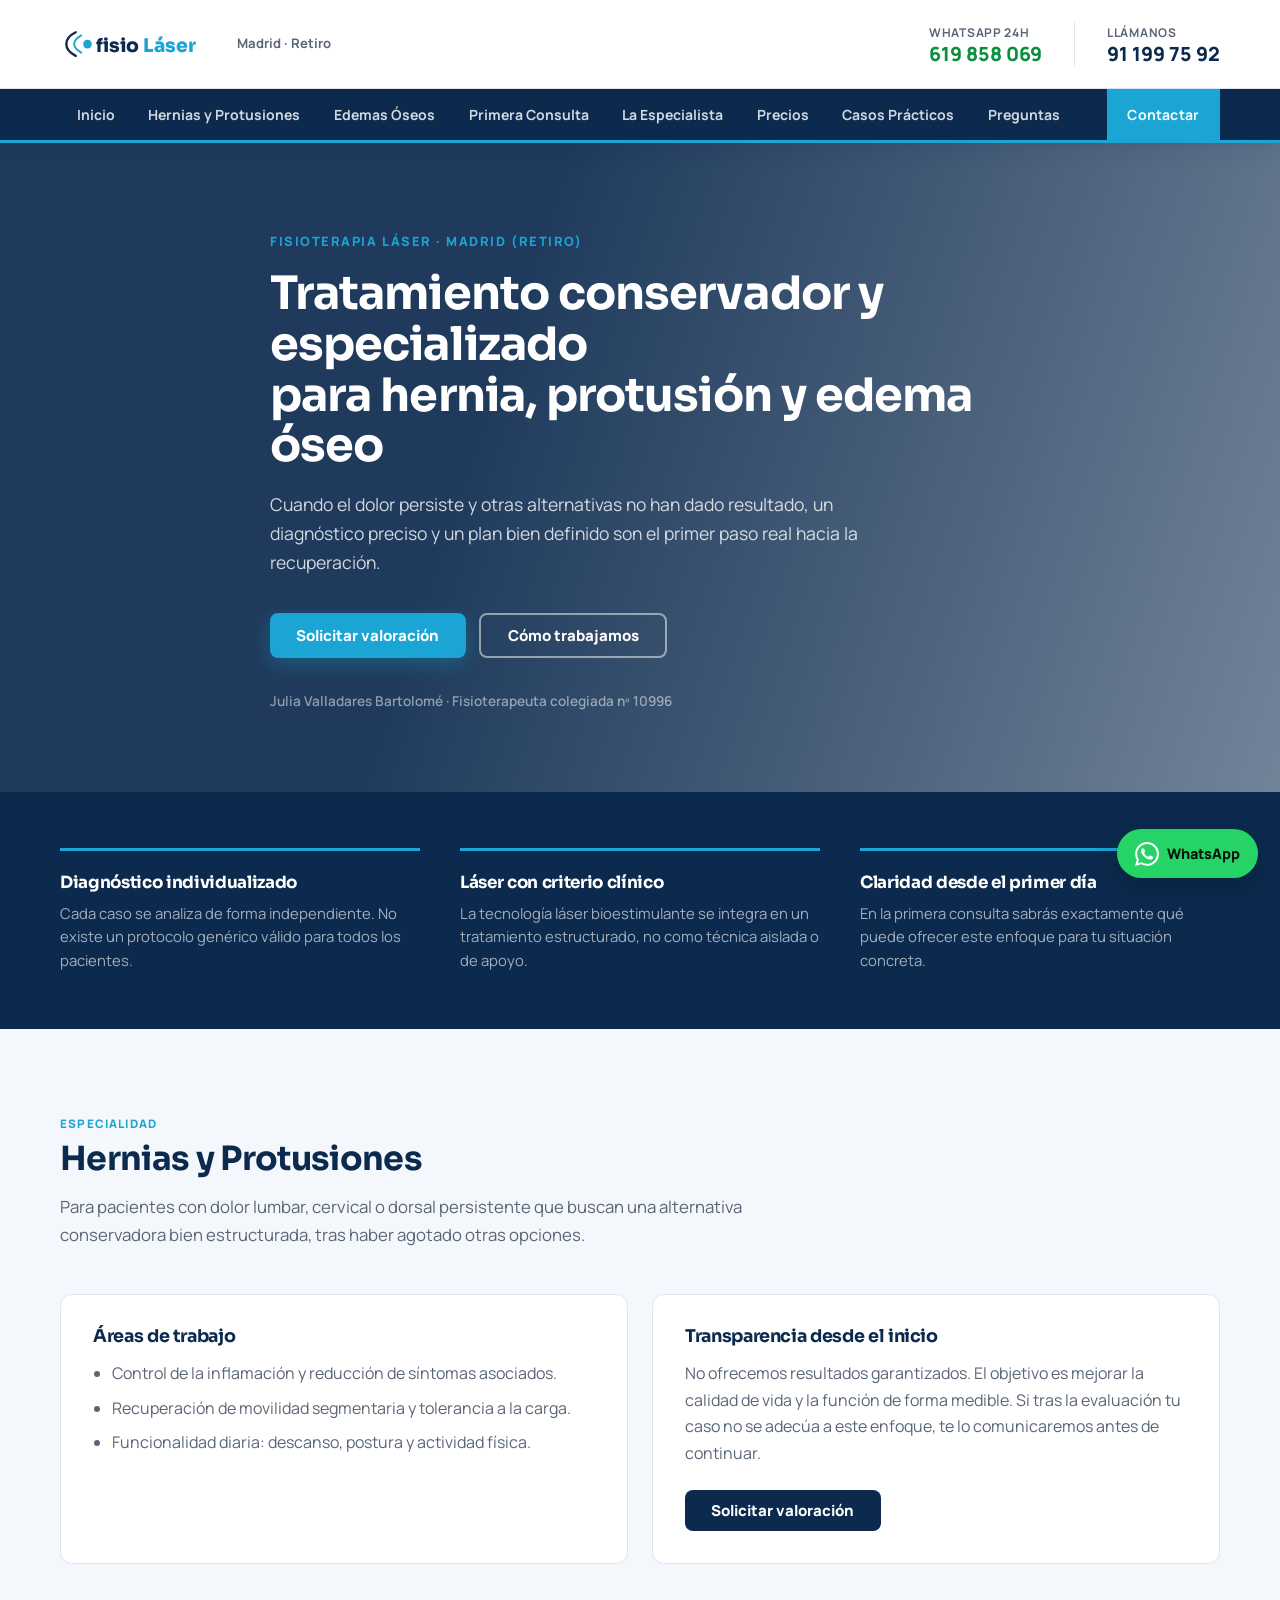
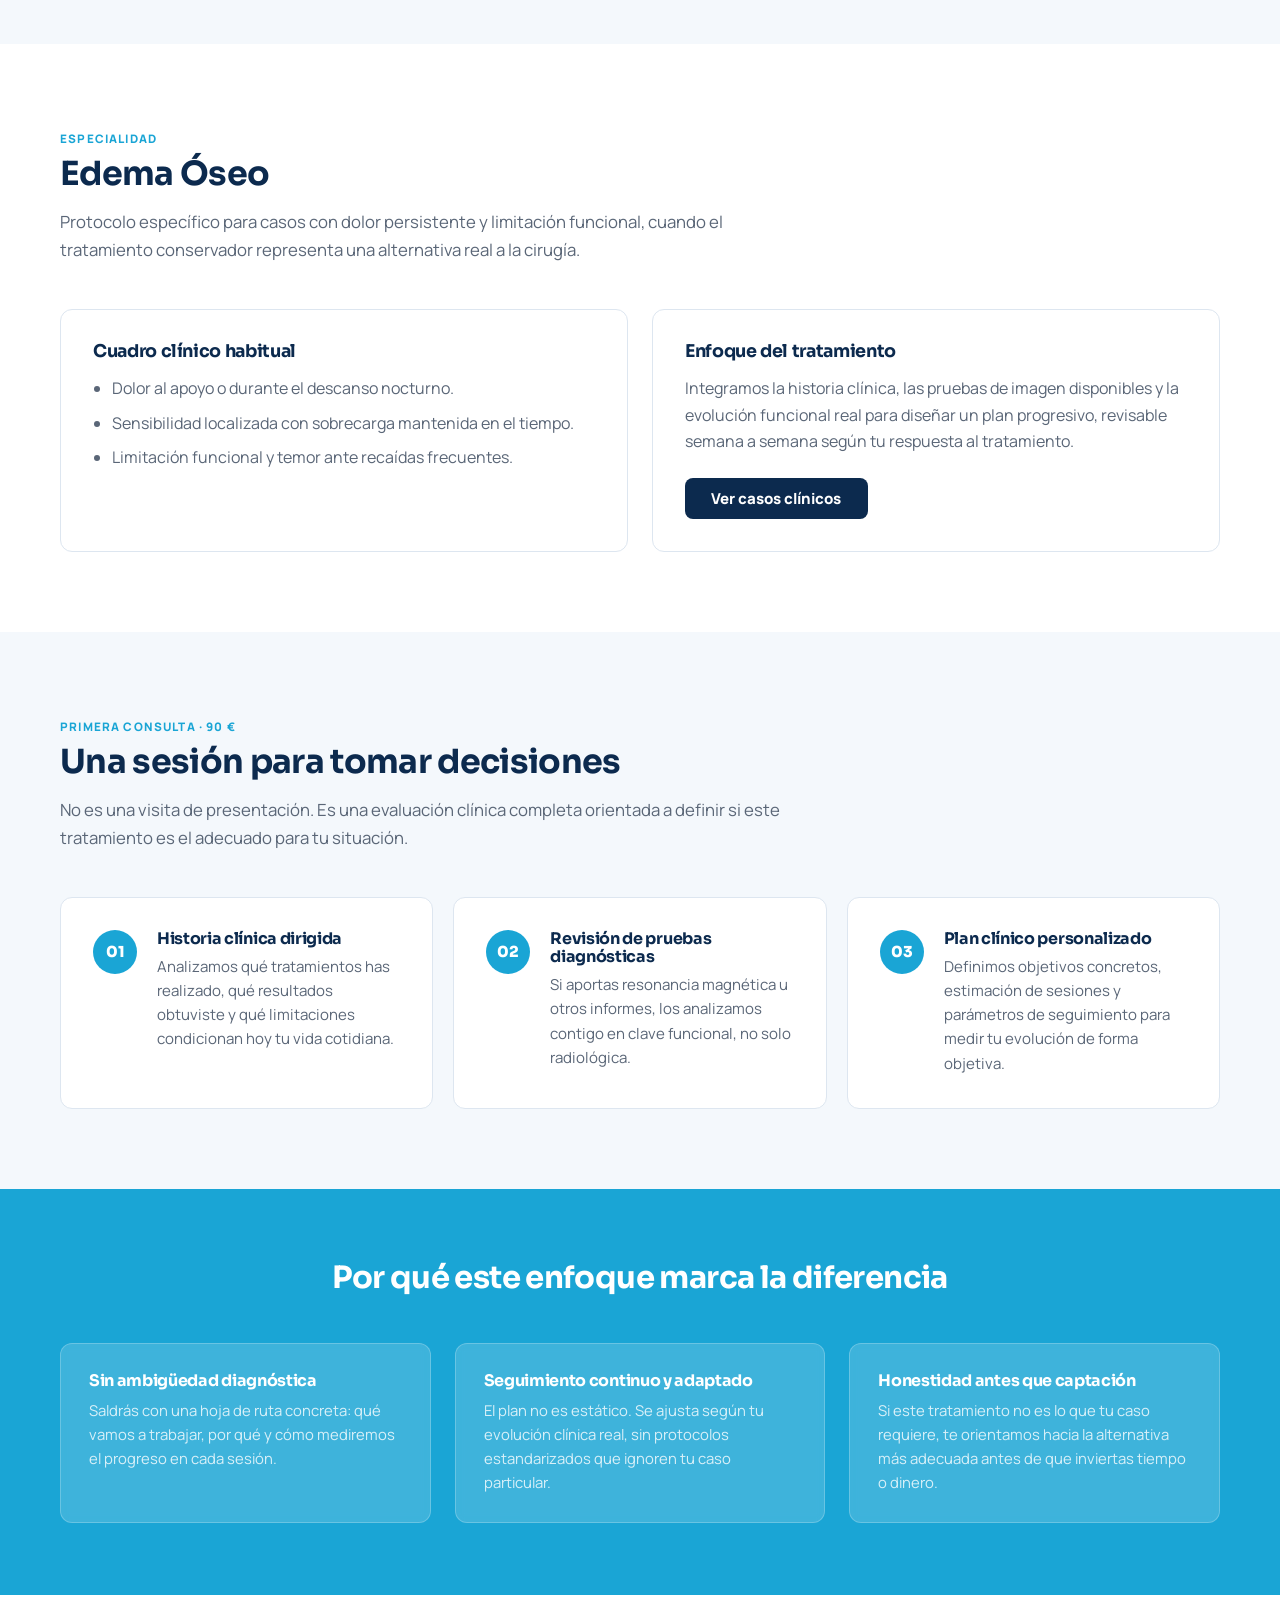
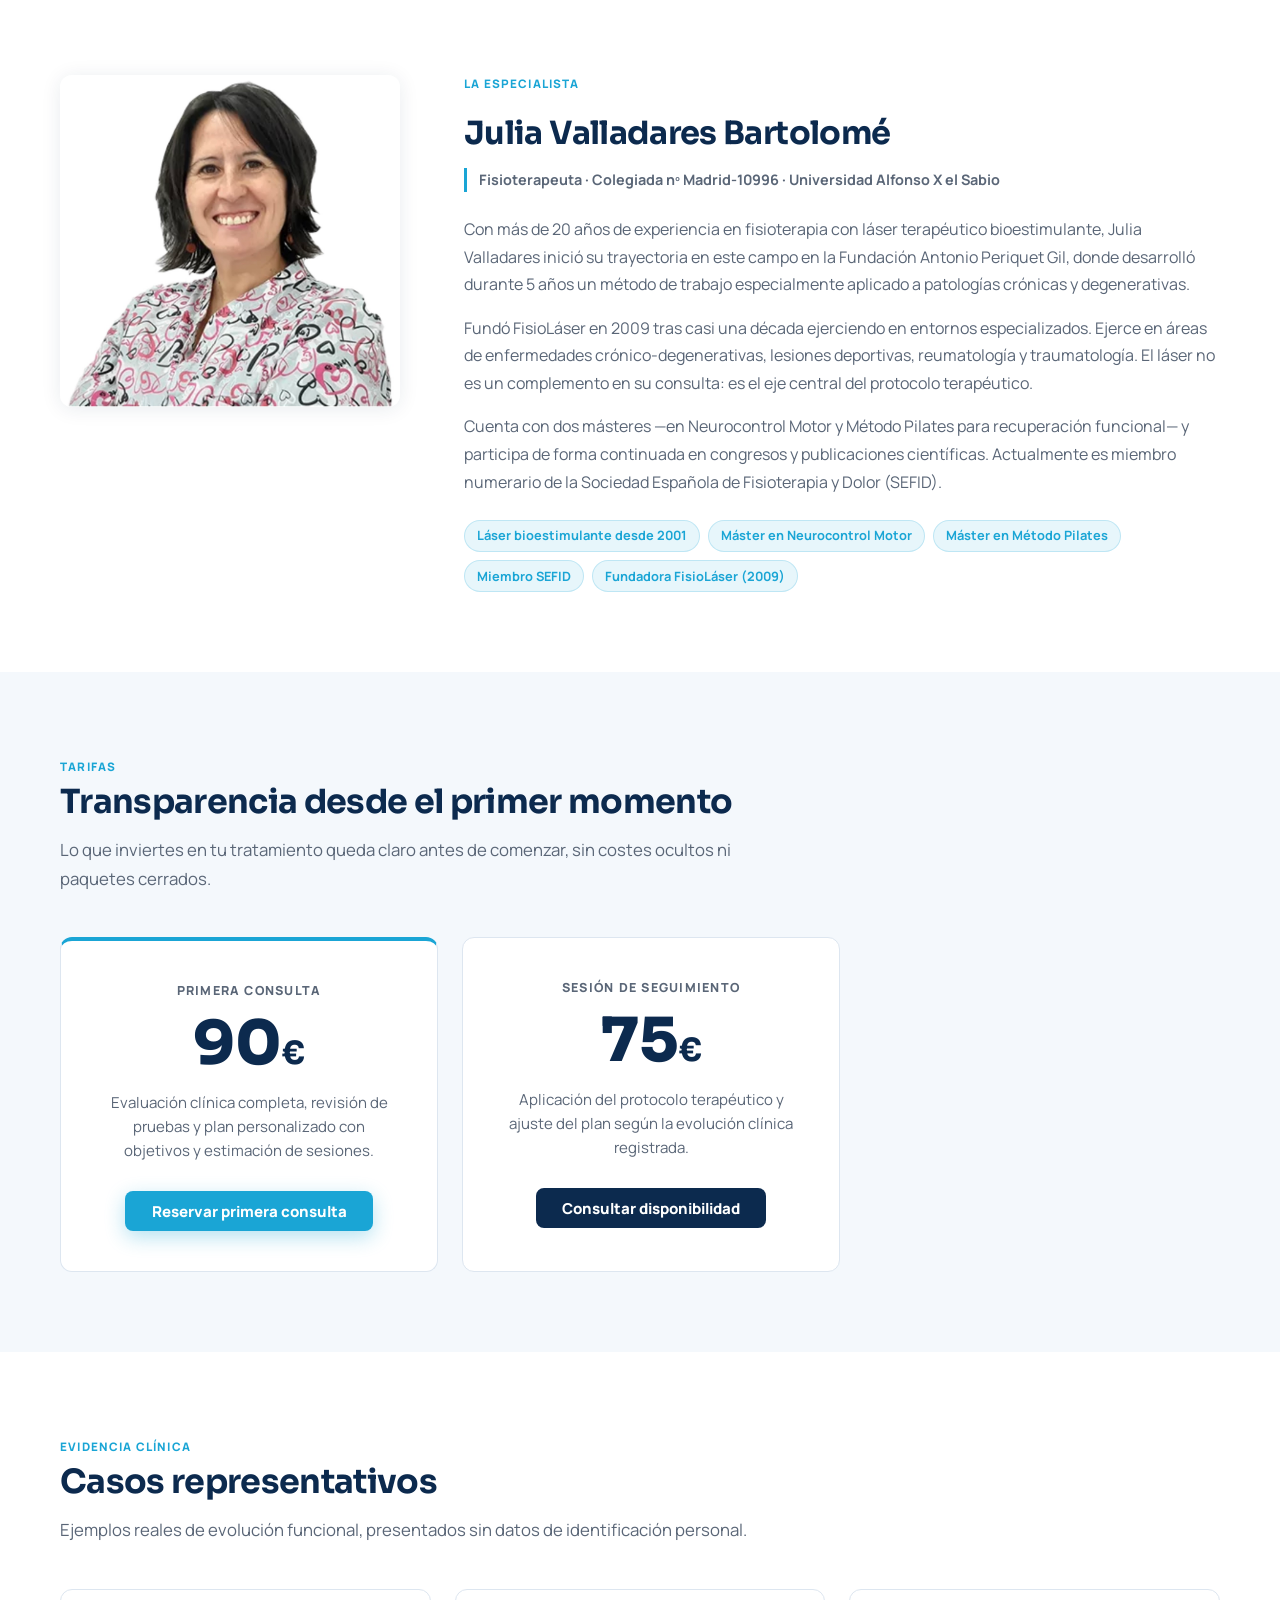
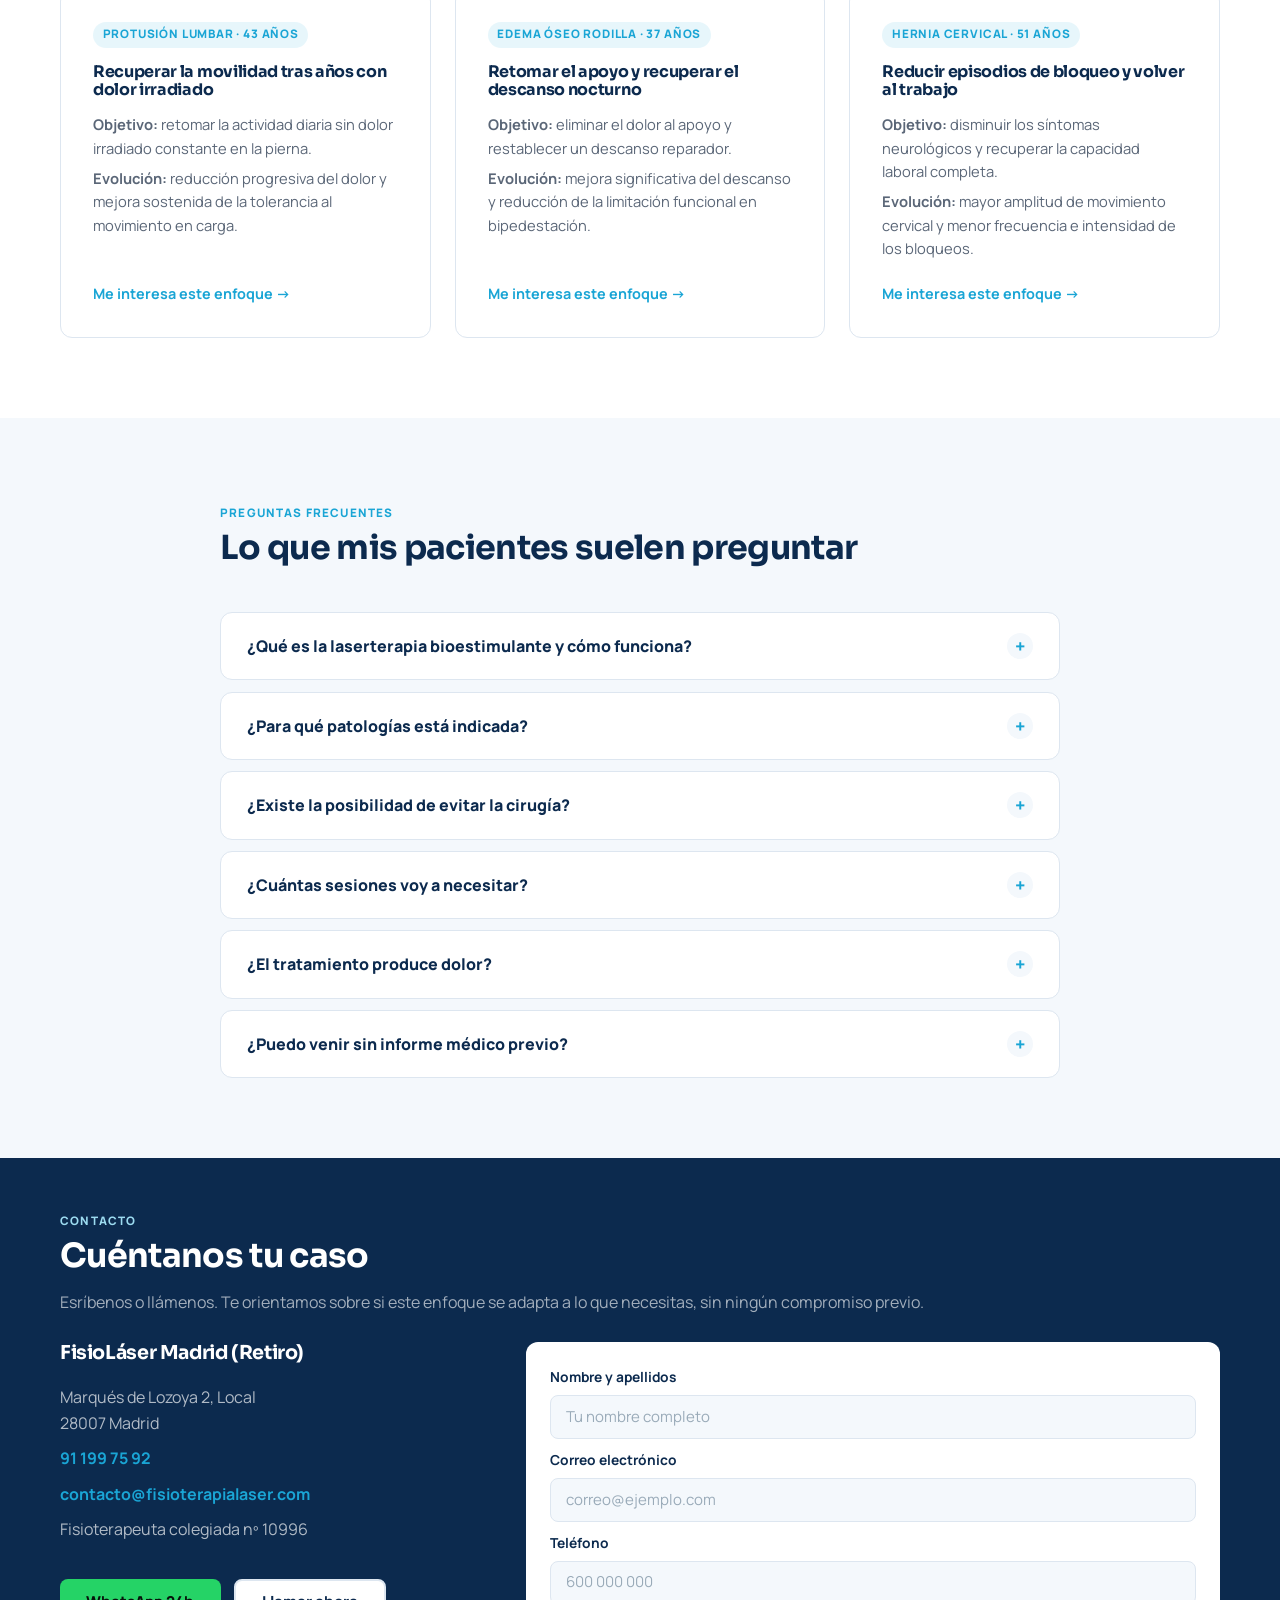
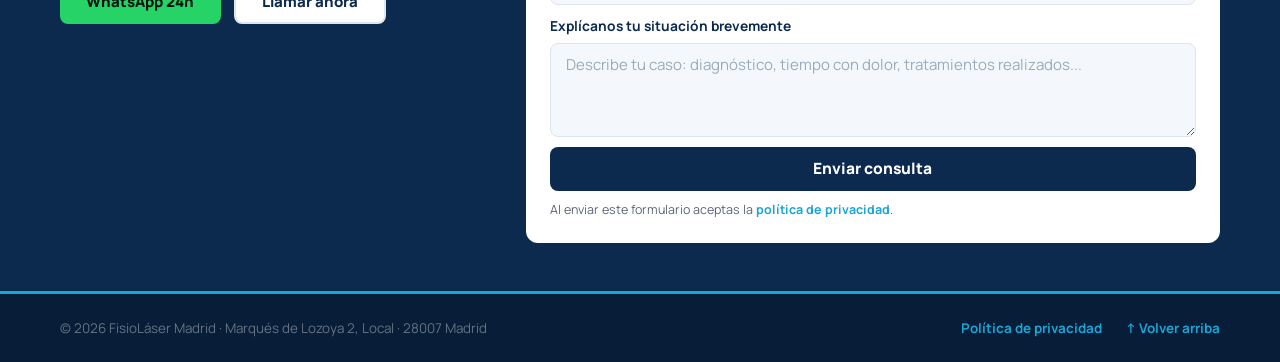
<file: index.html>
<!doctype html>
<html lang="es">
  <head>
    <meta charset="UTF-8" />
    <meta name="viewport" content="width=device-width, initial-scale=1" />
    <title>FisioLáser Madrid (Retiro) · Hernia, Protusión y Edema Óseo</title>
    <meta name="description" content="Fisioterapia láser especializada en hernia discal, protusión y edema óseo en Madrid (Retiro). Julia Valladares, colegiada nº 10996. Evaluación clínica completa y plan personalizado." />

    <!-- Open Graph (preview al compartir enlace) -->
    <meta property="og:type"        content="website" />
    <meta property="og:locale"      content="es_ES" />
    <meta property="og:title"       content="FisioLáser Madrid · Hernia, Protusión y Edema Óseo" />
    <meta property="og:description" content="Fisioterapia láser especializada en Madrid (Retiro). Evaluación clínica completa, plan personalizado y seguimiento continuo. Julia Valladares, colegiada nº 10996." />
    <meta property="og:url"         content="https://jlsanzbreton.github.io/fisiolaser/" />

    <!-- Favicon inline SVG (marca en la pestaña) -->
    <link rel="icon" href="data:image/svg+xml,<svg xmlns='http://www.w3.org/2000/svg' viewBox='0 0 100 100'><path d='M25 80 C5 62,5 38,25 20' stroke='%230c2a4e' stroke-width='8' fill='none' stroke-linecap='round'/><path d='M38 70 C22 55,22 45,38 30' stroke='%231aa5d5' stroke-width='7' fill='none' stroke-linecap='round'/><circle cx='55' cy='50' r='14' fill='%231aa5d5'/></svg>" />

    <link rel="preconnect" href="https://fonts.googleapis.com" />
    <link rel="preconnect" href="https://fonts.gstatic.com" crossorigin />
    <link href="https://fonts.googleapis.com/css2?family=Manrope:wght@400;500;600;700;800&family=Sora:wght@600;700;800&display=swap" rel="stylesheet" />
    <link rel="stylesheet" href="styles.css" />
  </head>
  <body>
    <a class="skip-link" href="#contenido">Saltar al contenido</a>

    <!-- ── CABECERA STICKY ─────────────────────────────────────────── -->
    <div class="site-head">

      <header class="site-header" id="inicio">
        <div class="container header-inner">

          <a class="brand" href="#" aria-label="FisioLáser Madrid — Inicio">
            <svg class="logo-svg" viewBox="0 0 210 46" aria-label="FisioLáser" role="img">
              <path d="M 20 38 C 4 30, 4 16, 20 8"  stroke="#0c2a4e" stroke-width="3" fill="none" stroke-linecap="round"/>
              <path d="M 27 34 C 15 27, 15 19, 27 12" stroke="#1aa5d5" stroke-width="2.5" fill="none" stroke-linecap="round"/>
              <circle cx="35" cy="23" r="5.5" fill="#1aa5d5"/>
              <text x="46"  y="33" class="logo-text-fisio">fisio</text>
              <text x="106" y="33" class="logo-text-laser">Láser</text>
            </svg>
            <span class="brand-location">Madrid · Retiro</span>
          </a>

          <div class="header-contacts" aria-label="Contacto directo">
            <a href="https://api.whatsapp.com/send?phone=34619858069" class="hcontact wa">
              <span class="hc-label">WhatsApp 24h</span>
              <strong class="hc-number">619 858 069</strong>
            </a>
            <div class="hcontact-divider" aria-hidden="true"></div>
            <a href="tel:911997592" class="hcontact phone">
              <span class="hc-label">Llámanos</span>
              <strong class="hc-number">91 199 75 92</strong>
            </a>
          </div>

        </div>
      </header>

      <!-- Barra de navegación -->
      <nav class="main-nav" aria-label="Menú principal">
        <div class="container nav-inner">
          <button class="nav-hamburger" aria-label="Abrir menú" aria-expanded="false" aria-controls="nav-links">
            <span></span><span></span><span></span>
          </button>
          <div class="nav-links" id="nav-links">
            <a href="#">Inicio</a>
            <a href="#hernia">Hernias y Protusiones</a>
            <a href="#edema">Edemas Óseos</a>
            <a href="#primera">Primera Consulta</a>
            <a href="#julia">La Especialista</a>
            <a href="#precios">Precios</a>
            <a href="#casos">Casos Prácticos</a>
            <a href="#faq">Preguntas</a>
            <a href="#contacto" class="nav-highlight">Contactar</a>
          </div>
        </div>
      </nav>

    </div><!-- /.site-head -->

    <main id="contenido">

      <!-- ── HÉROE ──────────────────────────────────────────────────── -->
      <section class="hero">
        <div class="hero-overlay" aria-hidden="true"></div>
        <div class="container hero-content">
          <p class="eyebrow">Fisioterapia láser · Madrid (Retiro)</p>
          <h1>Tratamiento conservador y especializado<br class="br-d"> para hernia, protusión y edema óseo</h1>
          <p class="hero-lead">Cuando el dolor persiste y otras alternativas no han dado resultado, un diagnóstico preciso y un plan bien definido son el primer paso real hacia la recuperación.</p>
          <div class="hero-actions">
            <a class="btn btn-primary" href="#contacto">Solicitar valoración</a>
            <a class="btn btn-outline" href="#primera">Cómo trabajamos</a>
          </div>
          <p class="hero-trust">Julia Valladares Bartolomé · Fisioterapeuta colegiada nº 10996</p>
        </div>
      </section>

      <!-- ── BANDA DE CREDIBILIDAD ──────────────────────────────────── -->
      <section class="cred-band" aria-label="Valores del enfoque">
        <div class="container cred-grid">
          <div class="cred-item reveal">
            <h3>Diagnóstico individualizado</h3>
            <p>Cada caso se analiza de forma independiente. No existe un protocolo genérico válido para todos los pacientes.</p>
          </div>
          <div class="cred-item reveal">
            <h3>Láser con criterio clínico</h3>
            <p>La tecnología láser bioestimulante se integra en un tratamiento estructurado, no como técnica aislada o de apoyo.</p>
          </div>
          <div class="cred-item reveal">
            <h3>Claridad desde el primer día</h3>
            <p>En la primera consulta sabrás exactamente qué puede ofrecer este enfoque para tu situación concreta.</p>
          </div>
        </div>
      </section>

      <!-- ── HERNIAS Y PROTUSIONES ──────────────────────────────────── -->
      <section id="hernia" class="section section-alt">
        <div class="container">
          <div class="section-head reveal">
            <span class="label">Especialidad</span>
            <h2>Hernias y Protusiones</h2>
            <p>Para pacientes con dolor lumbar, cervical o dorsal persistente que buscan una alternativa conservadora bien estructurada, tras haber agotado otras opciones.</p>
          </div>
          <div class="cols-2">
            <article class="feature-card reveal">
              <h3>Áreas de trabajo</h3>
              <ul>
                <li>Control de la inflamación y reducción de síntomas asociados.</li>
                <li>Recuperación de movilidad segmentaria y tolerancia a la carga.</li>
                <li>Funcionalidad diaria: descanso, postura y actividad física.</li>
              </ul>
            </article>
            <article class="feature-card reveal">
              <h3>Transparencia desde el inicio</h3>
              <p>No ofrecemos resultados garantizados. El objetivo es mejorar la calidad de vida y la función de forma medible. Si tras la evaluación tu caso no se adecúa a este enfoque, te lo comunicaremos antes de continuar.</p>
              <a class="btn btn-secondary" href="#contacto">Solicitar valoración</a>
            </article>
          </div>
        </div>
      </section>

      <!-- ── EDEMA ÓSEO ──────────────────────────────────────────────── -->
      <section id="edema" class="section">
        <div class="container">
          <div class="section-head reveal">
            <span class="label">Especialidad</span>
            <h2>Edema Óseo</h2>
            <p>Protocolo específico para casos con dolor persistente y limitación funcional, cuando el tratamiento conservador representa una alternativa real a la cirugía.</p>
          </div>
          <div class="cols-2">
            <article class="feature-card reveal">
              <h3>Cuadro clínico habitual</h3>
              <ul>
                <li>Dolor al apoyo o durante el descanso nocturno.</li>
                <li>Sensibilidad localizada con sobrecarga mantenida en el tiempo.</li>
                <li>Limitación funcional y temor ante recaídas frecuentes.</li>
              </ul>
            </article>
            <article class="feature-card reveal">
              <h3>Enfoque del tratamiento</h3>
              <p>Integramos la historia clínica, las pruebas de imagen disponibles y la evolución funcional real para diseñar un plan progresivo, revisable semana a semana según tu respuesta al tratamiento.</p>
              <a class="btn btn-secondary" href="#casos">Ver casos clínicos</a>
            </article>
          </div>
        </div>
      </section>

      <!-- ── PRIMERA CONSULTA ──────────────────────────────────────── -->
      <section id="primera" class="section section-alt">
        <div class="container">
          <div class="section-head reveal">
            <span class="label">Primera consulta · 90 €</span>
            <h2>Una sesión para tomar decisiones</h2>
            <p>No es una visita de presentación. Es una evaluación clínica completa orientada a definir si este tratamiento es el adecuado para tu situación.</p>
          </div>
          <ol class="steps">
            <li class="step-item reveal">
              <span class="step-n" aria-hidden="true">01</span>
              <div>
                <h3>Historia clínica dirigida</h3>
                <p>Analizamos qué tratamientos has realizado, qué resultados obtuviste y qué limitaciones condicionan hoy tu vida cotidiana.</p>
              </div>
            </li>
            <li class="step-item reveal">
              <span class="step-n" aria-hidden="true">02</span>
              <div>
                <h3>Revisión de pruebas diagnósticas</h3>
                <p>Si aportas resonancia magnética u otros informes, los analizamos contigo en clave funcional, no solo radiológica.</p>
              </div>
            </li>
            <li class="step-item reveal">
              <span class="step-n" aria-hidden="true">03</span>
              <div>
                <h3>Plan clínico personalizado</h3>
                <p>Definimos objetivos concretos, estimación de sesiones y parámetros de seguimiento para medir tu evolución de forma objetiva.</p>
              </div>
            </li>
          </ol>
        </div>
      </section>

      <!-- ── BANDA DE BENEFICIOS ────────────────────────────────────── -->
      <section class="benefits-band">
        <div class="container">
          <h2 class="benefits-title reveal">Por qué este enfoque marca la diferencia</h2>
          <div class="benefits-grid">
            <div class="benefit reveal">
              <h3>Sin ambigüedad diagnóstica</h3>
              <p>Saldrás con una hoja de ruta concreta: qué vamos a trabajar, por qué y cómo mediremos el progreso en cada sesión.</p>
            </div>
            <div class="benefit reveal">
              <h3>Seguimiento continuo y adaptado</h3>
              <p>El plan no es estático. Se ajusta según tu evolución clínica real, sin protocolos estandarizados que ignoren tu caso particular.</p>
            </div>
            <div class="benefit reveal">
              <h3>Honestidad antes que captación</h3>
              <p>Si este tratamiento no es lo que tu caso requiere, te orientamos hacia la alternativa más adecuada antes de que inviertas tiempo o dinero.</p>
            </div>
          </div>
        </div>
      </section>

      <!-- ── LA ESPECIALISTA ────────────────────────────────────────── -->
      <section id="julia" class="section julia-section">
        <div class="container julia-grid">

          <div class="julia-photo reveal">
            <img src="images/julia.jpg" alt="Julia Valladares Bartolomé, fisioterapeuta especialista en láser terapéutico" />
          </div>

          <div class="julia-bio">
            <span class="label reveal">La especialista</span>
            <h2 class="reveal">Julia Valladares Bartolomé</h2>
            <p class="julia-college reveal">Fisioterapeuta · Colegiada nº Madrid-10996 · Universidad Alfonso X el Sabio</p>

            <p class="reveal">Con más de 20 años de experiencia en fisioterapia con láser terapéutico bioestimulante, Julia Valladares inició su trayectoria en este campo en la Fundación Antonio Periquet Gil, donde desarrolló durante 5 años un método de trabajo especialmente aplicado a patologías crónicas y degenerativas.</p>

            <p class="reveal">Fundó FisioLáser en 2009 tras casi una década ejerciendo en entornos especializados. Ejerce en áreas de enfermedades crónico-degenerativas, lesiones deportivas, reumatología y traumatología. El láser no es un complemento en su consulta: es el eje central del protocolo terapéutico.</p>

            <p class="reveal">Cuenta con dos másteres —en Neurocontrol Motor y Método Pilates para recuperación funcional— y participa de forma continuada en congresos y publicaciones científicas. Actualmente es miembro numerario de la Sociedad Española de Fisioterapia y Dolor (SEFID).</p>

            <ul class="julia-tags reveal">
              <li>Láser bioestimulante desde 2001</li>
              <li>Máster en Neurocontrol Motor</li>
              <li>Máster en Método Pilates</li>
              <li>Miembro SEFID</li>
              <li>Fundadora FisioLáser (2009)</li>
            </ul>
          </div>

        </div>
      </section>

      <!-- ── PRECIOS ─────────────────────────────────────────────────── -->
      <section id="precios" class="section section-alt">
        <div class="container">
          <div class="section-head reveal">
            <span class="label">Tarifas</span>
            <h2>Transparencia desde el primer momento</h2>
            <p>Lo que inviertes en tu tratamiento queda claro antes de comenzar, sin costes ocultos ni paquetes cerrados.</p>
          </div>
          <div class="price-grid">
            <article class="price-card reveal">
              <div class="price-label">Primera consulta</div>
              <div class="price-amount">90<span>€</span></div>
              <p>Evaluación clínica completa, revisión de pruebas y plan personalizado con objetivos y estimación de sesiones.</p>
              <a class="btn btn-primary" href="#contacto">Reservar primera consulta</a>
            </article>
            <article class="price-card reveal">
              <div class="price-label">Sesión de seguimiento</div>
              <div class="price-amount">75<span>€</span></div>
              <p>Aplicación del protocolo terapéutico y ajuste del plan según la evolución clínica registrada.</p>
              <a class="btn btn-secondary" href="#contacto">Consultar disponibilidad</a>
            </article>
          </div>
        </div>
      </section>

      <!-- ── CASOS PRÁCTICOS ────────────────────────────────────────── -->
      <section id="casos" class="section">
        <div class="container">
          <div class="section-head reveal">
            <span class="label">Evidencia clínica</span>
            <h2>Casos representativos</h2>
            <p>Ejemplos reales de evolución funcional, presentados sin datos de identificación personal.</p>
          </div>
          <div class="cols-3">
            <article class="case-card reveal">
              <div class="case-tag">Protusión lumbar · 43 años</div>
              <h3>Recuperar la movilidad tras años con dolor irradiado</h3>
              <p><strong>Objetivo:</strong> retomar la actividad diaria sin dolor irradiado constante en la pierna.</p>
              <p><strong>Evolución:</strong> reducción progresiva del dolor y mejora sostenida de la tolerancia al movimiento en carga.</p>
              <a href="#contacto">Me interesa este enfoque →</a>
            </article>
            <article class="case-card reveal">
              <div class="case-tag">Edema óseo rodilla · 37 años</div>
              <h3>Retomar el apoyo y recuperar el descanso nocturno</h3>
              <p><strong>Objetivo:</strong> eliminar el dolor al apoyo y restablecer un descanso reparador.</p>
              <p><strong>Evolución:</strong> mejora significativa del descanso y reducción de la limitación funcional en bipedestación.</p>
              <a href="#contacto">Me interesa este enfoque →</a>
            </article>
            <article class="case-card reveal">
              <div class="case-tag">Hernia cervical · 51 años</div>
              <h3>Reducir episodios de bloqueo y volver al trabajo</h3>
              <p><strong>Objetivo:</strong> disminuir los síntomas neurológicos y recuperar la capacidad laboral completa.</p>
              <p><strong>Evolución:</strong> mayor amplitud de movimiento cervical y menor frecuencia e intensidad de los bloqueos.</p>
              <a href="#contacto">Me interesa este enfoque →</a>
            </article>
          </div>
        </div>
      </section>

      <!-- ── PREGUNTAS FRECUENTES ───────────────────────────────────── -->
      <section id="faq" class="section section-alt">
        <div class="container faq-wrap">
          <div class="section-head reveal">
            <span class="label">Preguntas frecuentes</span>
            <h2>Lo que mis pacientes suelen preguntar</h2>
          </div>
          <div class="faq-list">

            <details class="faq-item reveal">
              <summary>¿Qué es la laserterapia bioestimulante y cómo funciona?</summary>
              <div class="faq-body">
                <p>El término «láser» es un acrónimo inglés que en español se traduce como <em>Luz Amplificada por la Emisión Estimulada de Radiación</em>. En la práctica clínica, la laserterapia bioestimulante utiliza fotones de luz para actuar directamente sobre huesos, cartílagos y nervios, de modo que los tejidos blandos circundantes inicien su propia reestructuración sin intervención quirúrgica ni fármacos.</p>
                <p>Su acción es antiinflamatoria, analgésica y antiedematosa. No produce calor ni dolor: es una técnica no invasiva e indolora que el organismo tolera sin efectos secundarios.</p>
              </div>
            </details>

            <details class="faq-item reveal">
              <summary>¿Para qué patologías está indicada?</summary>
              <div class="faq-body">
                <p>En FisioLáser aplicamos la laserterapia tanto en patologías agudas como crónicas. Está especialmente indicada para: edemas óseos, hernias y protusiones discales, artrosis, calcificaciones, neuralgias, osteonecrosis, bursitis, fisuras y fracturas en consolidación, espolones calcáneos y acortamiento de isquiotibiales, entre otras.</p>
                <p>Todos los tratamientos de nuestro centro se realizan con laserterapia, ya que es la herramienta terapéutica más versátil tanto para cuadros recientes como para los que llevan más de seis meses sin resolverse.</p>
              </div>
            </details>

            <details class="faq-item reveal">
              <summary>¿Existe la posibilidad de evitar la cirugía?</summary>
              <div class="faq-body">
                <p>En muchos casos, sí. La laserterapia bioestimulante estimula la regeneración natural de los tejidos y tiene una eficacia documentada en la conservación articular, lo que ha permitido a numerosos pacientes posponer o evitar el quirófano. Ahora bien, depende de la situación clínica concreta de cada persona.</p>
                <p>En la primera consulta analizamos si tu caso es compatible con este enfoque y te damos una valoración honesta sobre las expectativas reales antes de que tomes ninguna decisión.</p>
              </div>
            </details>

            <details class="faq-item reveal">
              <summary>¿Cuántas sesiones voy a necesitar?</summary>
              <div class="faq-body">
                <p>No existe una cifra estándar: cada caso es diferente. El número de sesiones se define durante la primera consulta a partir de la evaluación clínica, las pruebas de imagen disponibles y tus objetivos funcionales. A partir de ahí, el plan se revisa en cada seguimiento según tu evolución real, sin protocolos cerrados que ignoren tu respuesta al tratamiento.</p>
              </div>
            </details>

            <details class="faq-item reveal">
              <summary>¿El tratamiento produce dolor?</summary>
              <div class="faq-body">
                <p>No. La laserterapia es totalmente indolora e inocua. A diferencia de otras técnicas, no genera calor tisular ni sensaciones molestas durante la aplicación. El protocolo avanza de forma progresiva para no agravar los síntomas existentes, y si en algún momento la evolución no es la esperada, ajustamos antes de continuar.</p>
              </div>
            </details>

            <details class="faq-item reveal">
              <summary>¿Puedo venir sin informe médico previo?</summary>
              <div class="faq-body">
                <p>Sí, puedes venir sin ningún documento. Si dispones de resonancia magnética, radiografías u otros estudios, tráelos: los analizaremos contigo en clave funcional, no solo radiológica. Si no tienes nada, realizaremos igualmente la evaluación clínica completa y trabajaremos desde ahí.</p>
              </div>
            </details>

          </div>
        </div>
      </section>

      <!-- ── CONTACTO ───────────────────────────────────────────────── -->
      <section id="contacto" class="section contact-section">
        <div class="container">
          <div class="section-head reveal">
            <span class="label light">Contacto</span>
            <h2>Cuéntanos tu caso</h2>
          </div>
          <p class="contact-lead reveal">Esríbenos o llámenos. Te orientamos sobre si este enfoque se adapta a lo que necesitas, sin ningún compromiso previo.</p>
          <div class="contact-grid">

            <div class="contact-info reveal">
              <h3>FisioLáser Madrid (Retiro)</h3>
              <address class="nap">
                <p>Marqués de Lozoya 2, Local<br>28007 Madrid</p>
                <p><a href="tel:911997592">91 199 75 92</a></p>
                <p><a href="mailto:contacto@fisioterapialaser.com">contacto@fisioterapialaser.com</a></p>
                <p>Fisioterapeuta colegiada nº 10996</p>
              </address>
              <div class="contact-btns">
                <a class="btn btn-wa"    href="https://api.whatsapp.com/send?phone=34619858069">WhatsApp 24h</a>
                <a class="btn btn-callw" href="tel:911997592">Llamar ahora</a>
              </div>
              <div class="contact-map" style="flex:1;min-height:140px;margin-top:1.25rem;">
                <iframe
                  src="https://maps.google.com/maps?q=Marqu%C3%A9s+de+Lozoya+2,+28007+Madrid&output=embed"
                  width="100%" height="100%"
                  style="border:0;border-radius:10px;display:block;min-height:140px;"
                  allowfullscreen="" loading="lazy"
                  title="Ubicación FisioLáser Madrid">
                </iframe>
              </div>
            </div>

            <form class="contact-form reveal" id="contact-form" action="https://formspree.io/f/xvzbqpyp" method="POST">
              <div class="form-row">
                <label for="nombre">Nombre y apellidos</label>
                <input id="nombre" name="nombre" type="text" autocomplete="name" placeholder="Tu nombre completo" />
              </div>
              <div class="form-row">
                <label for="email">Correo electrónico</label>
                <input id="email" name="email" type="email" autocomplete="email" placeholder="correo@ejemplo.com" />
              </div>
              <div class="form-row">
                <label for="telefono">Teléfono</label>
                <input id="telefono" name="telefono" type="tel" autocomplete="tel" placeholder="600 000 000" />
              </div>
              <div class="form-row">
                <label for="mensaje">Explícanos tu situación brevemente</label>
                <textarea id="mensaje" name="mensaje" rows="3" placeholder="Describe tu caso: diagnóstico, tiempo con dolor, tratamientos realizados..."></textarea>
              </div>
              <button class="btn btn-send" type="submit">Enviar consulta</button>
              <p class="form-privacy">Al enviar este formulario aceptas la <a href="privacidad.html" target="_blank">política de privacidad</a>.</p>
              <div class="form-success" id="form-success" hidden>
                <p>✓ Mensaje recibido. Te contestamos en menos de 24&nbsp;h.</p>
              </div>
            </form>

          </div>
        </div>
      </section>

    </main>

    <footer class="site-footer">
      <div class="container footer-inner">
        <p>© 2026 FisioLáser Madrid · Marqués de Lozoya 2, Local · 28007 Madrid</p>
        <div style="display:flex;gap:1.5rem;align-items:center;">
          <a href="privacidad.html">Política de privacidad</a>
          <a href="#">↑ Volver arriba</a>
        </div>
      </div>
    </footer>

    <!-- WhatsApp flotante -->
    <a class="wa-float" href="https://api.whatsapp.com/send?phone=34619858069" aria-label="Contactar por WhatsApp">
      <svg width="24" height="24" viewBox="0 0 24 24" fill="white" aria-hidden="true"><path d="M17.472 14.382c-.297-.149-1.758-.867-2.03-.967-.273-.099-.471-.148-.67.15-.197.297-.767.966-.94 1.164-.173.199-.347.223-.644.075-.297-.15-1.255-.463-2.39-1.475-.883-.788-1.48-1.761-1.653-2.059-.173-.297-.018-.458.13-.606.134-.133.298-.347.446-.52.149-.174.198-.298.298-.497.099-.198.05-.371-.025-.52-.075-.149-.669-1.612-.916-2.207-.242-.579-.487-.5-.669-.51-.173-.008-.371-.01-.57-.01-.198 0-.52.074-.792.372-.272.297-1.04 1.016-1.04 2.479 0 1.462 1.065 2.875 1.213 3.074.149.198 2.096 3.2 5.077 4.487.709.306 1.262.489 1.694.625.712.227 1.36.195 1.871.118.571-.085 1.758-.719 2.006-1.413.248-.694.248-1.289.173-1.413-.074-.124-.272-.198-.57-.347m-5.421 7.403h-.004a9.87 9.87 0 01-5.031-1.378l-.361-.214-3.741.982.998-3.648-.235-.374a9.86 9.86 0 01-1.51-5.26c.001-5.45 4.436-9.884 9.888-9.884 2.64 0 5.122 1.03 6.988 2.898a9.825 9.825 0 012.893 6.994c-.003 5.45-4.437 9.884-9.885 9.884m8.413-18.297A11.815 11.815 0 0012.05 0C5.495 0 .16 5.335.157 11.892c0 2.096.547 4.142 1.588 5.945L.057 24l6.305-1.654a11.882 11.882 0 005.683 1.448h.005c6.554 0 11.89-5.335 11.893-11.893a11.821 11.821 0 00-3.48-8.413z"/></svg>
      <span>WhatsApp</span>
    </a>

    <script>
      // ── Formulario Formspree (AJAX) ─────────────────────────────────
      const form = document.getElementById('contact-form');
      if (form) {
        form.addEventListener('submit', async (e) => {
          e.preventDefault();
          const btn = form.querySelector('.btn-send');
          btn.textContent = 'Enviando…';
          btn.disabled = true;
          try {
            const res = await fetch(form.action, {
              method: 'POST',
              body: new FormData(form),
              headers: { 'Accept': 'application/json' }
            });
            if (res.ok) {
              form.reset();
              document.getElementById('form-success').hidden = false;
              btn.style.display = 'none';
            } else {
              btn.textContent = 'Error al enviar. Inténtalo de nuevo.';
              btn.disabled = false;
            }
          } catch {
            btn.textContent = 'Error de conexión. Inténtalo de nuevo.';
            btn.disabled = false;
          }
        });
      }

      // ── Acordeón FAQ: cierra los demás al abrir uno ─────────────────────
      document.querySelectorAll('.faq-item').forEach(item => {
        item.addEventListener('toggle', () => {
          if (item.open) {
            document.querySelectorAll('.faq-item[open]').forEach(other => {
              if (other !== item) other.removeAttribute('open');
            });
          }
        });
      });

      // ── IntersectionObserver: anima .reveal solo al entrar en viewport ──
      const io = new IntersectionObserver((entries) => {
        entries.forEach(e => {
          if (e.isIntersecting) {
            e.target.classList.add('is-visible');
            io.unobserve(e.target);
          }
        });
      }, { threshold: 0.1 });
      document.querySelectorAll('.reveal').forEach(el => io.observe(el));

      // ── Menú hamburguesa ───────────────────────────────────────────────
      const hamburger = document.querySelector('.nav-hamburger');
      const navLinks  = document.querySelector('.nav-links');
      if (hamburger && navLinks) {
        hamburger.addEventListener('click', () => {
          const open = navLinks.classList.toggle('is-open');
          hamburger.classList.toggle('is-open', open);
          hamburger.setAttribute('aria-expanded', String(open));
        });
        navLinks.querySelectorAll('a').forEach(a => {
          a.addEventListener('click', () => {
            navLinks.classList.remove('is-open');
            hamburger.classList.remove('is-open');
            hamburger.setAttribute('aria-expanded', 'false');
          });
        });
      }
    </script>

  </body>
</html>
</file>
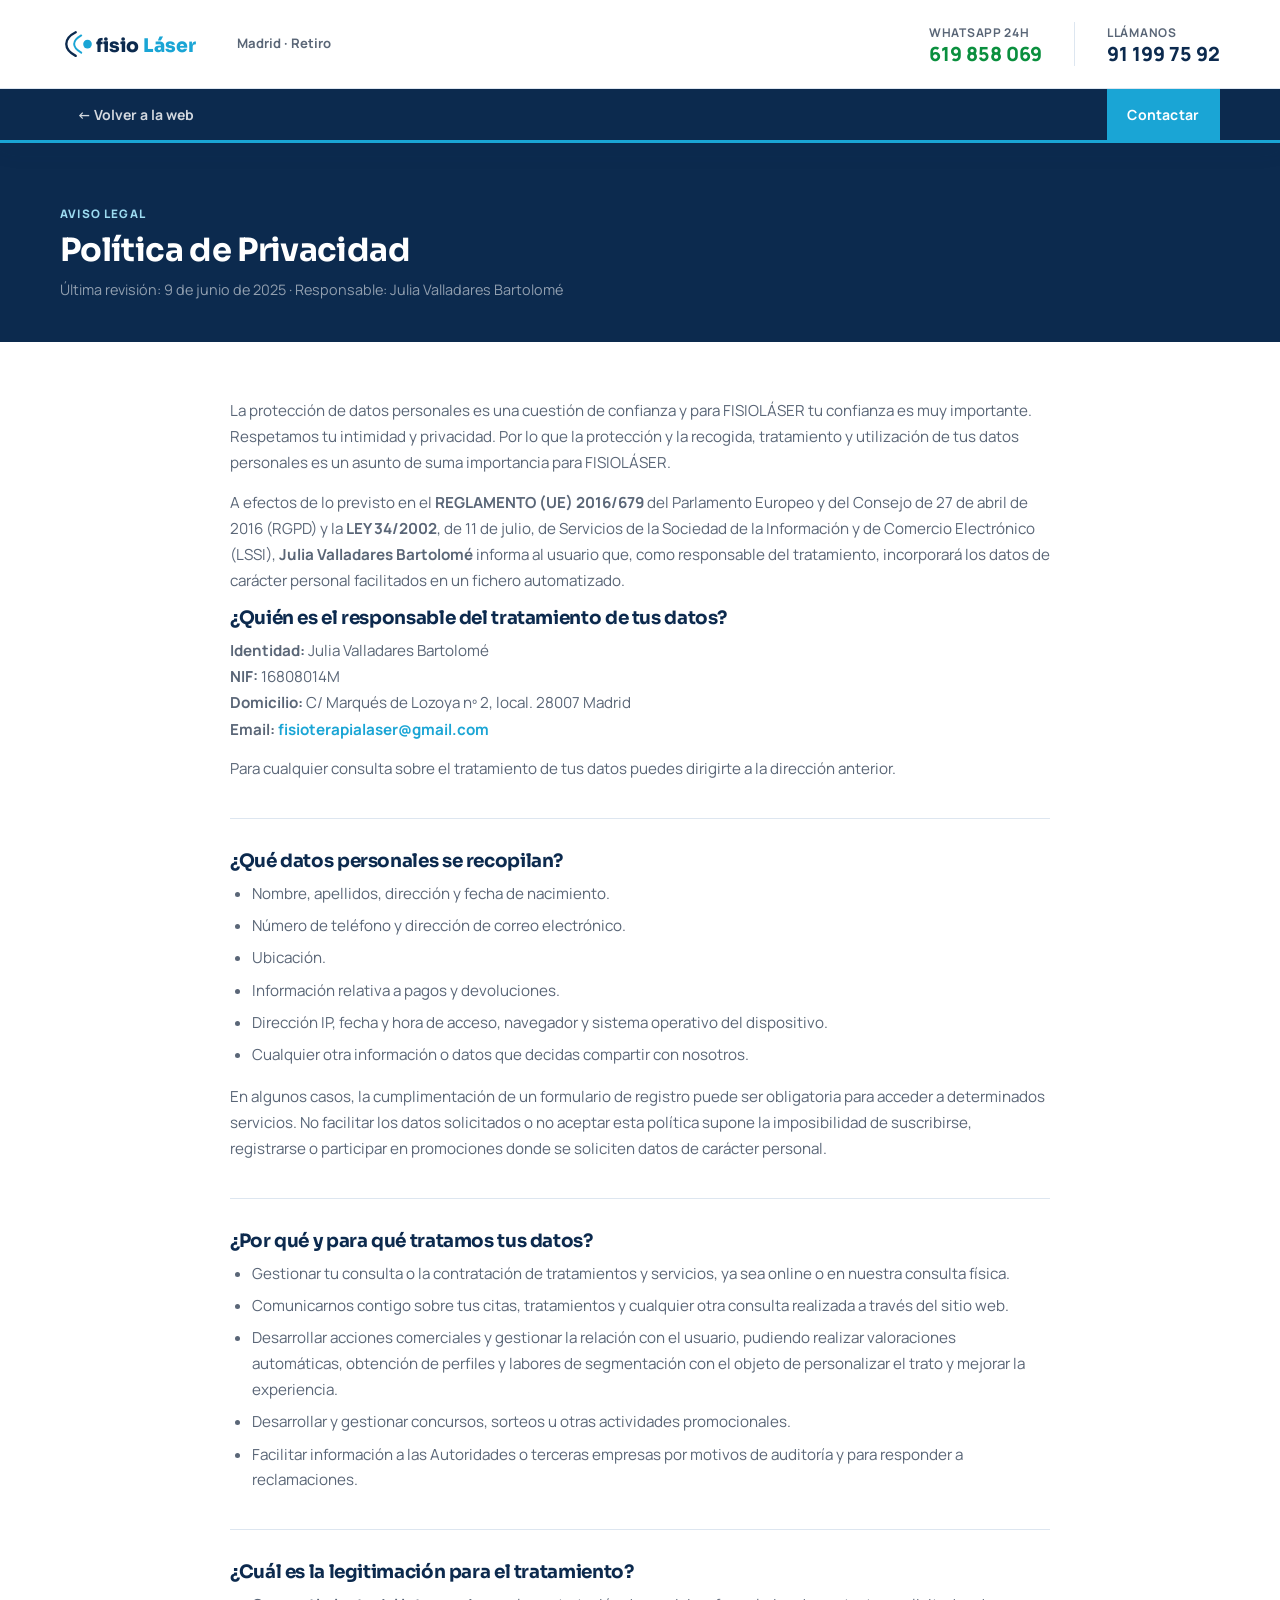
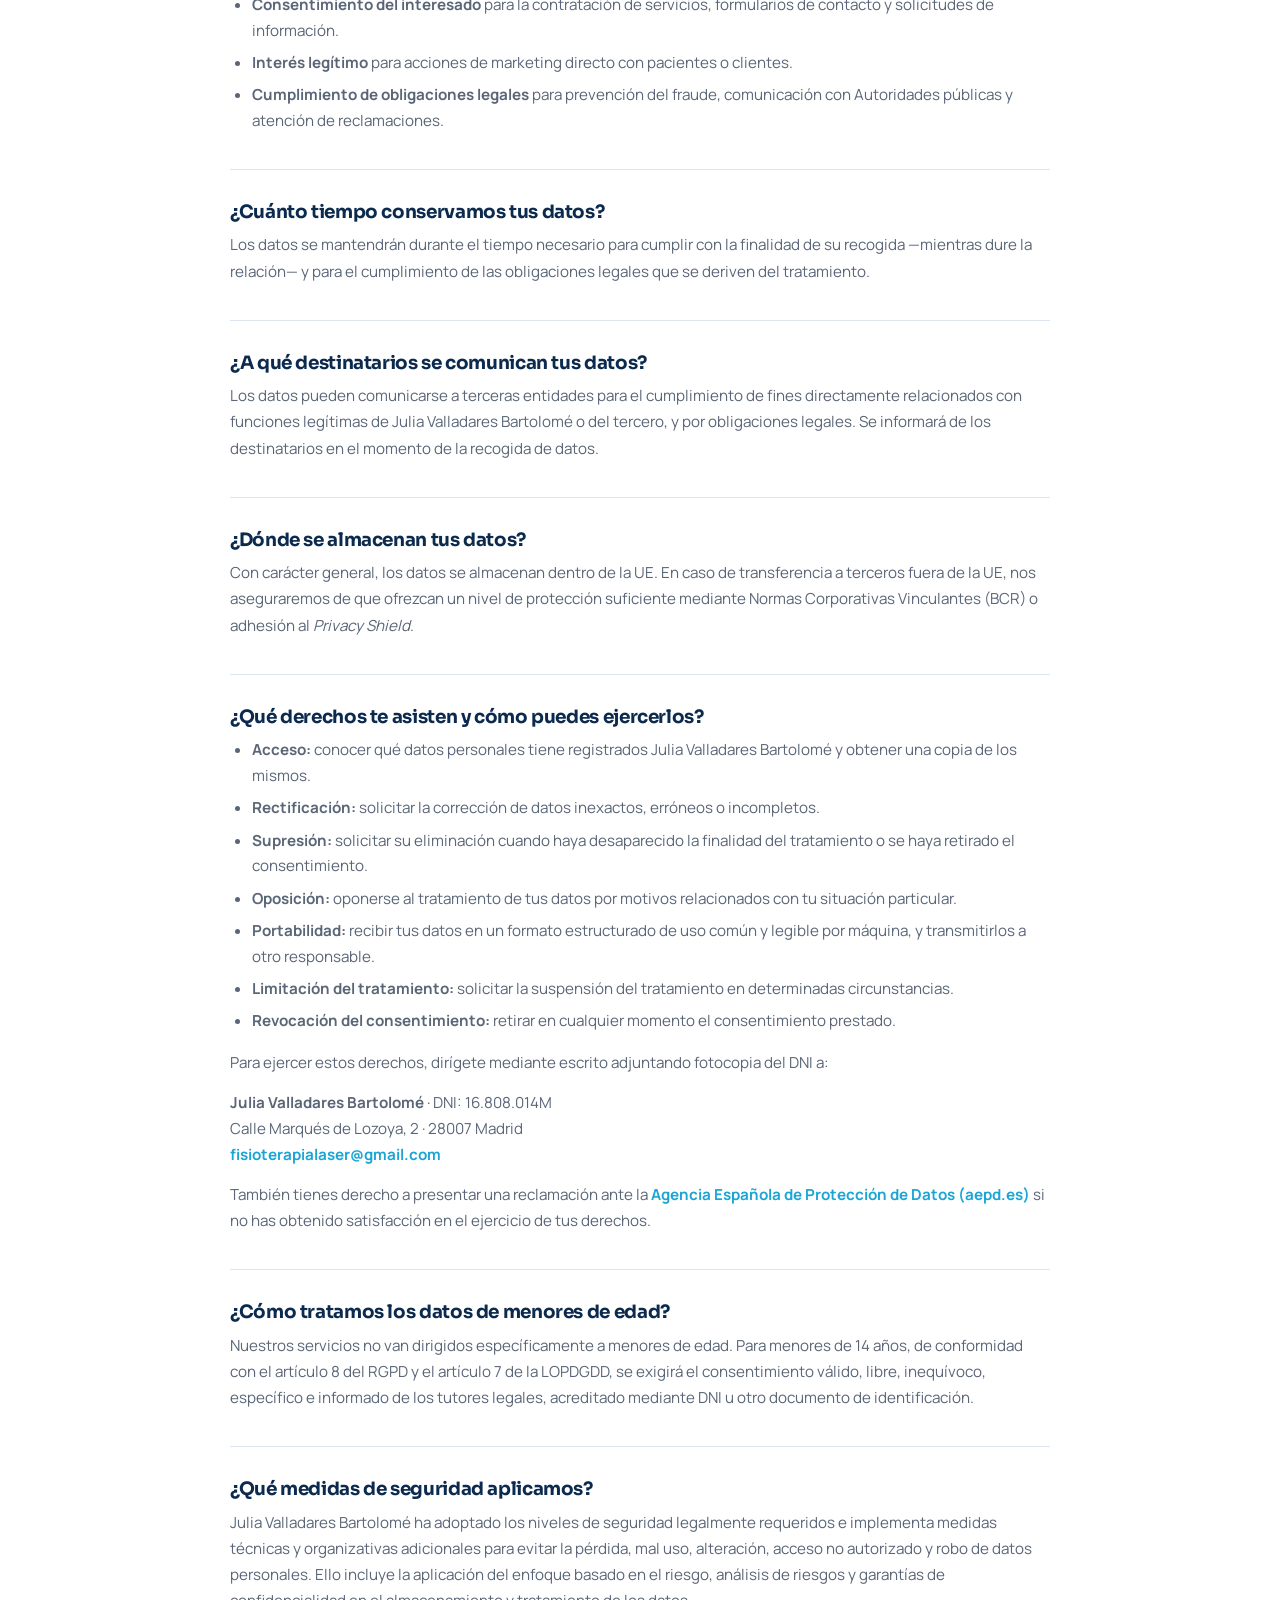
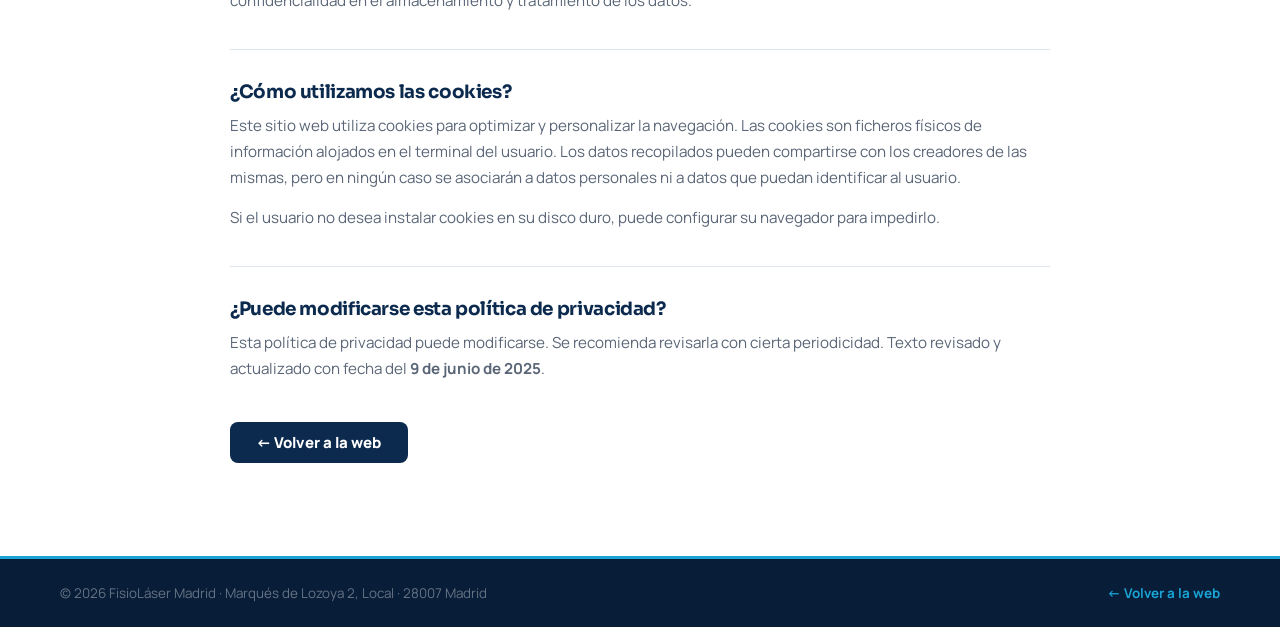
<file: privacidad.html>
<!doctype html>
<html lang="es">
  <head>
    <meta charset="UTF-8" />
    <meta name="viewport" content="width=device-width, initial-scale=1" />
    <title>Política de Privacidad · FisioLáser Madrid</title>
    <meta name="description" content="Política de privacidad y protección de datos de FisioLáser Madrid. Responsable: Julia Valladares Bartolomé, colegiada nº 10996." />
    <meta name="robots" content="noindex, follow" />

    <link rel="icon" href="data:image/svg+xml,<svg xmlns='http://www.w3.org/2000/svg' viewBox='0 0 100 100'><path d='M25 80 C5 62,5 38,25 20' stroke='%230c2a4e' stroke-width='8' fill='none' stroke-linecap='round'/><path d='M38 70 C22 55,22 45,38 30' stroke='%231aa5d5' stroke-width='7' fill='none' stroke-linecap='round'/><circle cx='55' cy='50' r='14' fill='%231aa5d5'/></svg>" />

    <link rel="preconnect" href="https://fonts.googleapis.com" />
    <link rel="preconnect" href="https://fonts.gstatic.com" crossorigin />
    <link href="https://fonts.googleapis.com/css2?family=Manrope:wght@400;500;600;700;800&family=Sora:wght@600;700;800&display=swap" rel="stylesheet" />
    <link rel="stylesheet" href="styles.css" />

    <style>
      .legal-hero {
        background: var(--navy);
        padding: 3.5rem 0 2.5rem;
      }
      .legal-hero h1 {
        color: #fff;
        font-size: clamp(1.6rem, 2.5vw, 2.2rem);
        margin: .4rem 0 .6rem;
      }
      .legal-hero p {
        color: rgba(255,255,255,.55);
        font-size: .9rem;
      }
      .legal-body {
        padding: 3.5rem 0 5rem;
      }
      .legal-content {
        max-width: 820px;
      }
      .legal-content h2 {
        font-size: 1.15rem;
        margin: 2.2rem 0 .6rem;
        padding-top: 2rem;
        border-top: 1px solid var(--border);
        color: var(--navy);
      }
      .legal-content h2:first-of-type {
        border-top: none;
        padding-top: 0;
        margin-top: 0;
      }
      .legal-content p {
        color: var(--muted);
        font-size: .95rem;
        line-height: 1.72;
        margin-bottom: .85rem;
      }
      .legal-content ul {
        padding-left: 1.4rem;
        margin: 0 0 1rem;
      }
      .legal-content li {
        color: var(--muted);
        font-size: .95rem;
        line-height: 1.7;
        margin-bottom: .4rem;
      }
      .legal-back {
        display: inline-flex;
        align-items: center;
        gap: .4rem;
        color: var(--teal);
        font-weight: 700;
        font-size: .9rem;
        margin-bottom: 2rem;
      }
      .legal-back:hover { text-decoration: underline; }
    </style>
  </head>
  <body>

    <!-- Cabecera simplificada -->
    <div class="site-head">
      <header class="site-header">
        <div class="container header-inner">
          <a class="brand" href="index.html" aria-label="FisioLáser Madrid — Inicio">
            <svg class="logo-svg" viewBox="0 0 210 46" aria-label="FisioLáser" role="img">
              <path d="M 20 38 C 4 30, 4 16, 20 8"  stroke="#0c2a4e" stroke-width="3" fill="none" stroke-linecap="round"/>
              <path d="M 27 34 C 15 27, 15 19, 27 12" stroke="#1aa5d5" stroke-width="2.5" fill="none" stroke-linecap="round"/>
              <circle cx="35" cy="23" r="5.5" fill="#1aa5d5"/>
              <text x="46"  y="33" class="logo-text-fisio">fisio</text>
              <text x="106" y="33" class="logo-text-laser">Láser</text>
            </svg>
            <span class="brand-location">Madrid · Retiro</span>
          </a>
          <div class="header-contacts" aria-label="Contacto directo">
            <a href="https://api.whatsapp.com/send?phone=34619858069" class="hcontact wa">
              <span class="hc-label">WhatsApp 24h</span>
              <strong class="hc-number">619 858 069</strong>
            </a>
            <div class="hcontact-divider" aria-hidden="true"></div>
            <a href="tel:911997592" class="hcontact phone">
              <span class="hc-label">Llámanos</span>
              <strong class="hc-number">91 199 75 92</strong>
            </a>
          </div>
        </div>
      </header>
      <nav class="main-nav" aria-label="Navegación">
        <div class="container nav-inner">
          <div class="nav-links">
            <a href="index.html">← Volver a la web</a>
            <a href="index.html#contacto" class="nav-highlight">Contactar</a>
          </div>
        </div>
      </nav>
    </div>

    <section class="legal-hero">
      <div class="container">
        <span class="label" style="color:#9cdbf0;">Aviso legal</span>
        <h1>Política de Privacidad</h1>
        <p>Última revisión: 9 de junio de 2025 · Responsable: Julia Valladares Bartolomé</p>
      </div>
    </section>

    <main class="legal-body">
      <div class="container legal-content">

        <p>La protección de datos personales es una cuestión de confianza y para FISIOLÁSER tu confianza es muy importante. Respetamos tu intimidad y privacidad. Por lo que la protección y la recogida, tratamiento y utilización de tus datos personales es un asunto de suma importancia para FISIOLÁSER.</p>

        <p>A efectos de lo previsto en el <strong>REGLAMENTO (UE) 2016/679</strong> del Parlamento Europeo y del Consejo de 27 de abril de 2016 (RGPD) y la <strong>LEY 34/2002</strong>, de 11 de julio, de Servicios de la Sociedad de la Información y de Comercio Electrónico (LSSI), <strong>Julia Valladares Bartolomé</strong> informa al usuario que, como responsable del tratamiento, incorporará los datos de carácter personal facilitados en un fichero automatizado.</p>

        <h2>¿Quién es el responsable del tratamiento de tus datos?</h2>
        <p><strong>Identidad:</strong> Julia Valladares Bartolomé<br>
        <strong>NIF:</strong> 16808014M<br>
        <strong>Domicilio:</strong> C/ Marqués de Lozoya nº 2, local. 28007 Madrid<br>
        <strong>Email:</strong> <a href="mailto:fisioterapialaser@gmail.com" style="color:var(--teal);font-weight:700;">fisioterapialaser@gmail.com</a></p>
        <p>Para cualquier consulta sobre el tratamiento de tus datos puedes dirigirte a la dirección anterior.</p>

        <h2>¿Qué datos personales se recopilan?</h2>
        <ul>
          <li>Nombre, apellidos, dirección y fecha de nacimiento.</li>
          <li>Número de teléfono y dirección de correo electrónico.</li>
          <li>Ubicación.</li>
          <li>Información relativa a pagos y devoluciones.</li>
          <li>Dirección IP, fecha y hora de acceso, navegador y sistema operativo del dispositivo.</li>
          <li>Cualquier otra información o datos que decidas compartir con nosotros.</li>
        </ul>
        <p>En algunos casos, la cumplimentación de un formulario de registro puede ser obligatoria para acceder a determinados servicios. No facilitar los datos solicitados o no aceptar esta política supone la imposibilidad de suscribirse, registrarse o participar en promociones donde se soliciten datos de carácter personal.</p>

        <h2>¿Por qué y para qué tratamos tus datos?</h2>
        <ul>
          <li>Gestionar tu consulta o la contratación de tratamientos y servicios, ya sea online o en nuestra consulta física.</li>
          <li>Comunicarnos contigo sobre tus citas, tratamientos y cualquier otra consulta realizada a través del sitio web.</li>
          <li>Desarrollar acciones comerciales y gestionar la relación con el usuario, pudiendo realizar valoraciones automáticas, obtención de perfiles y labores de segmentación con el objeto de personalizar el trato y mejorar la experiencia.</li>
          <li>Desarrollar y gestionar concursos, sorteos u otras actividades promocionales.</li>
          <li>Facilitar información a las Autoridades o terceras empresas por motivos de auditoría y para responder a reclamaciones.</li>
        </ul>

        <h2>¿Cuál es la legitimación para el tratamiento?</h2>
        <ul>
          <li><strong>Consentimiento del interesado</strong> para la contratación de servicios, formularios de contacto y solicitudes de información.</li>
          <li><strong>Interés legítimo</strong> para acciones de marketing directo con pacientes o clientes.</li>
          <li><strong>Cumplimiento de obligaciones legales</strong> para prevención del fraude, comunicación con Autoridades públicas y atención de reclamaciones.</li>
        </ul>

        <h2>¿Cuánto tiempo conservamos tus datos?</h2>
        <p>Los datos se mantendrán durante el tiempo necesario para cumplir con la finalidad de su recogida —mientras dure la relación— y para el cumplimiento de las obligaciones legales que se deriven del tratamiento.</p>

        <h2>¿A qué destinatarios se comunican tus datos?</h2>
        <p>Los datos pueden comunicarse a terceras entidades para el cumplimiento de fines directamente relacionados con funciones legítimas de Julia Valladares Bartolomé o del tercero, y por obligaciones legales. Se informará de los destinatarios en el momento de la recogida de datos.</p>

        <h2>¿Dónde se almacenan tus datos?</h2>
        <p>Con carácter general, los datos se almacenan dentro de la UE. En caso de transferencia a terceros fuera de la UE, nos aseguraremos de que ofrezcan un nivel de protección suficiente mediante Normas Corporativas Vinculantes (BCR) o adhesión al <em>Privacy Shield</em>.</p>

        <h2>¿Qué derechos te asisten y cómo puedes ejercerlos?</h2>
        <ul>
          <li><strong>Acceso:</strong> conocer qué datos personales tiene registrados Julia Valladares Bartolomé y obtener una copia de los mismos.</li>
          <li><strong>Rectificación:</strong> solicitar la corrección de datos inexactos, erróneos o incompletos.</li>
          <li><strong>Supresión:</strong> solicitar su eliminación cuando haya desaparecido la finalidad del tratamiento o se haya retirado el consentimiento.</li>
          <li><strong>Oposición:</strong> oponerse al tratamiento de tus datos por motivos relacionados con tu situación particular.</li>
          <li><strong>Portabilidad:</strong> recibir tus datos en un formato estructurado de uso común y legible por máquina, y transmitirlos a otro responsable.</li>
          <li><strong>Limitación del tratamiento:</strong> solicitar la suspensión del tratamiento en determinadas circunstancias.</li>
          <li><strong>Revocación del consentimiento:</strong> retirar en cualquier momento el consentimiento prestado.</li>
        </ul>
        <p>Para ejercer estos derechos, dirígete mediante escrito adjuntando fotocopia del DNI a:</p>
        <p><strong>Julia Valladares Bartolomé</strong> · DNI: 16.808.014M<br>
        Calle Marqués de Lozoya, 2 · 28007 Madrid<br>
        <a href="mailto:fisioterapialaser@gmail.com" style="color:var(--teal);font-weight:700;">fisioterapialaser@gmail.com</a></p>
        <p>También tienes derecho a presentar una reclamación ante la <a href="https://www.aepd.es" target="_blank" rel="noopener" style="color:var(--teal);font-weight:700;">Agencia Española de Protección de Datos (aepd.es)</a> si no has obtenido satisfacción en el ejercicio de tus derechos.</p>

        <h2>¿Cómo tratamos los datos de menores de edad?</h2>
        <p>Nuestros servicios no van dirigidos específicamente a menores de edad. Para menores de 14 años, de conformidad con el artículo 8 del RGPD y el artículo 7 de la LOPDGDD, se exigirá el consentimiento válido, libre, inequívoco, específico e informado de los tutores legales, acreditado mediante DNI u otro documento de identificación.</p>

        <h2>¿Qué medidas de seguridad aplicamos?</h2>
        <p>Julia Valladares Bartolomé ha adoptado los niveles de seguridad legalmente requeridos e implementa medidas técnicas y organizativas adicionales para evitar la pérdida, mal uso, alteración, acceso no autorizado y robo de datos personales. Ello incluye la aplicación del enfoque basado en el riesgo, análisis de riesgos y garantías de confidencialidad en el almacenamiento y tratamiento de los datos.</p>

        <h2>¿Cómo utilizamos las cookies?</h2>
        <p>Este sitio web utiliza cookies para optimizar y personalizar la navegación. Las cookies son ficheros físicos de información alojados en el terminal del usuario. Los datos recopilados pueden compartirse con los creadores de las mismas, pero en ningún caso se asociarán a datos personales ni a datos que puedan identificar al usuario.</p>
        <p>Si el usuario no desea instalar cookies en su disco duro, puede configurar su navegador para impedirlo.</p>

        <h2>¿Puede modificarse esta política de privacidad?</h2>
        <p>Esta política de privacidad puede modificarse. Se recomienda revisarla con cierta periodicidad. Texto revisado y actualizado con fecha del <strong>9 de junio de 2025</strong>.</p>

        <p style="margin-top:2.5rem;">
          <a class="btn btn-secondary" href="index.html">← Volver a la web</a>
        </p>

      </div>
    </main>

    <footer class="site-footer">
      <div class="container footer-inner">
        <p>© 2026 FisioLáser Madrid · Marqués de Lozoya 2, Local · 28007 Madrid</p>
        <a href="index.html">← Volver a la web</a>
      </div>
    </footer>

  </body>
</html>
</file>
<file: styles.css>
/* ==========================================================================
   FISIOLÁSER MADRID · PREMIUM LANDING
   ========================================================================== */

/* ── Variables ──────────────────────────────────────────────────────────── */
:root {
  --navy:   #0c2a4e;
  --blue:   #1055a0;
  --teal:   #1aa5d5;
  --wa:     #25d366;
  --white:  #ffffff;
  --off:    #f4f8fc;
  --off2:   #eaf2fb;
  --text:   #1a2533;
  --muted:  #5a6677;
  --border: #dde6f0;
  --shadow: 0 2px 20px rgba(12, 42, 78, 0.09);
  --radius: 12px;
}

/* ── Reset & base ───────────────────────────────────────────────────────── */
*, *::before, *::after { box-sizing: border-box; }

html {
  scroll-behavior: smooth;
  /* Compensa la altura de la cabecera sticky en los anclajes */
  scroll-padding-top: 110px;
}

body {
  margin: 0;
  font-family: "Manrope", "Segoe UI", sans-serif;
  font-size: 16px;
  line-height: 1.65;
  color: var(--text);
  background: var(--white);
}

h1, h2, h3 {
  font-family: "Sora", "Manrope", sans-serif;
  line-height: 1.13;
  letter-spacing: -0.02em;
  color: var(--navy);
  margin: 0;
}

a       { color: inherit; text-decoration: none; }
address { font-style: normal; }
p       { margin: 0; }
img     { display: block; max-width: 100%; height: auto; }

.container {
  width: min(1160px, calc(100% - 2.5rem));
  margin-inline: auto;
}

/* ── Skip link ──────────────────────────────────────────────────────────── */
.skip-link {
  position: absolute;
  left: 1rem; top: -100px;
  background: var(--navy); color: #fff;
  padding: .5rem .85rem; border-radius: 6px;
  z-index: 200; font-weight: 700; font-size: .9rem;
}
.skip-link:focus { top: .5rem; }

/* ── Bloque sticky completo ─────────────────────────────────────────────── */
.site-head {
  position: sticky;
  top: 0;
  z-index: 60;
  box-shadow: 0 4px 22px rgba(12, 42, 78, .13);
}

/* ── Cabecera blanca ────────────────────────────────────────────────────── */
.site-header {
  background: var(--white);
  border-bottom: 1px solid var(--border);
}
.header-inner {
  display: flex;
  align-items: center;
  justify-content: space-between;
  min-height: 88px;
  gap: 1.5rem;
}

/* Logo / marca */
.brand {
  display: flex; align-items: center; gap: .75rem; flex-shrink: 0;
}
.logo-svg { width: 165px; height: auto; overflow: visible; }
.logo-text-fisio {
  font-family: "Sora", sans-serif; font-weight: 800;
  font-size: 24px; fill: var(--navy);
}
.logo-text-laser {
  font-family: "Sora", sans-serif; font-weight: 800;
  font-size: 24px; fill: var(--teal);
}
.brand-location {
  font-size: .82rem; font-weight: 700;
  color: var(--muted); white-space: nowrap;
}

/* Contactos cabecera */
.header-contacts { display: flex; align-items: center; gap: 2rem; flex-shrink: 0; }
.hcontact { display: flex; flex-direction: column; align-items: flex-start; transition: color .18s; }
.hcontact:hover      { color: var(--teal); }
.hcontact.wa:hover   { color: #0a8f3e; }
.hc-label {
  font-size: .75rem; font-weight: 700;
  color: var(--muted); text-transform: uppercase; letter-spacing: .06em;
}
.hc-number { font-size: 1.22rem; font-weight: 800; color: var(--navy); line-height: 1.1; }
.hcontact.wa .hc-number   { color: #0a8f3e; }
.hcontact-divider { width: 1px; height: 44px; background: var(--border); flex-shrink: 0; }

/* ── Navegación ─────────────────────────────────────────────────────────── */
.main-nav {
  background: var(--navy);
  border-bottom: 3px solid var(--teal);
}
.nav-inner {
  display: flex;
  align-items: stretch;
  position: relative;
}

/* Links de nav */
.nav-links {
  display: flex;
  align-items: stretch;
  overflow-x: auto;
  scrollbar-width: none;
  flex: 1;
}
.nav-links::-webkit-scrollbar { display: none; }

.main-nav a {
  display: flex; align-items: center;
  padding: .88rem 1.05rem;
  font-size: .875rem; font-weight: 700;
  color: rgba(255, 255, 255, .82);
  white-space: nowrap;
  transition: color .15s, background .15s;
  border-bottom: 3px solid transparent;
  margin-bottom: -3px;
}
.main-nav a:hover,
.main-nav a:focus-visible {
  color: #fff;
  background: rgba(255, 255, 255, .07);
  border-bottom-color: var(--teal);
}
.main-nav a.nav-highlight {
  margin-left: auto;
  color: #fff; background: var(--teal);
  padding-inline: 1.3rem; letter-spacing: .015em;
}
.main-nav a.nav-highlight:hover { background: #1593bf; border-bottom-color: transparent; }

/* Botón hamburguesa (oculto en desktop) */
.nav-hamburger {
  display: none;
  flex-direction: column; justify-content: center; align-items: center;
  gap: 5px;
  width: 44px; height: 44px;
  background: transparent; border: none; cursor: pointer;
  margin-left: auto; flex-shrink: 0;
  padding: .5rem;
}
.nav-hamburger span {
  display: block; width: 22px; height: 2px;
  background: #fff; border-radius: 2px;
  transition: transform .25s, opacity .25s;
}
.nav-hamburger.is-open span:nth-child(1) { transform: translateY(7px) rotate(45deg); }
.nav-hamburger.is-open span:nth-child(2) { opacity: 0; }
.nav-hamburger.is-open span:nth-child(3) { transform: translateY(-7px) rotate(-45deg); }

/* ── Secciones base ─────────────────────────────────────────────────────── */
.section     { padding: 5rem 0; }
.section-alt { background: var(--off); }

.section-head { max-width: 740px; margin-bottom: 2.75rem; }
.section-head h2 { font-size: clamp(1.65rem, 2.6vw, 2.5rem); margin: .35rem 0 .9rem; }
.section-head p  { color: var(--muted); font-size: 1.05rem; line-height: 1.7; }

.label { display: inline-block; font-size: .73rem; font-weight: 800; letter-spacing: .1em; text-transform: uppercase; color: var(--teal); }
.label.light { color: #9cdbf0; }

/* ── Botones ────────────────────────────────────────────────────────────── */
.btn {
  display: inline-flex; align-items: center; justify-content: center;
  border: none; border-radius: 8px; padding: .8rem 1.65rem;
  font-family: inherit; font-size: .94rem; font-weight: 800; cursor: pointer;
  transition: transform .15s, box-shadow .15s, background .15s;
  text-decoration: none; line-height: 1;
}
.btn:hover  { transform: translateY(-1px); }
.btn:active { transform: none; }

.btn-primary  { background: var(--teal); color: #fff; box-shadow: 0 6px 20px rgba(26,165,213,.32); }
.btn-primary:hover { background: #1593bf; box-shadow: 0 8px 24px rgba(26,165,213,.4); }
.btn-secondary { background: var(--navy); color: #fff; }
.btn-secondary:hover { background: #0f3b6a; }
.btn-outline { background: transparent; color: #fff; border: 2px solid rgba(255,255,255,.5); }
.btn-outline:hover { border-color: #fff; background: rgba(255,255,255,.08); }
.btn-wa   { background: var(--wa); color: #07130b; }
.btn-wa:hover { background: #1fba58; }
.btn-callw { background: var(--white); color: var(--navy); border: 2px solid var(--border); }
.btn-callw:hover { border-color: var(--navy); }
.btn-send  { background: var(--navy); color: #fff; width: 100%; padding: .9rem; font-size: .97rem; border-radius: 8px; }
.btn-send:hover { background: #0f3b6a; }

/* ── Héroe ──────────────────────────────────────────────────────────────── */
.hero {
  position: relative; min-height: 600px;
  display: flex; align-items: center;
  background: url('https://images.unsplash.com/photo-1576091160550-2173dba999ef?auto=format&fit=crop&w=1600&q=75') center / cover no-repeat;
  color: #fff;
}
.hero-overlay {
  position: absolute; inset: 0;
  background: linear-gradient(108deg, rgba(12,42,78,.92) 38%, rgba(12,42,78,.58) 100%);
}
.hero-content { position: relative; z-index: 1; padding: 5.5rem 0 5rem; max-width: 740px; }
.eyebrow { display: block; margin-bottom: 1rem; font-size: .8rem; font-weight: 800; letter-spacing: .12em; text-transform: uppercase; color: var(--teal); }
.hero-content h1 { font-size: clamp(2.1rem, 3.6vw, 3.2rem); color: #fff; margin-bottom: 1.2rem; line-height: 1.1; }
.br-d { display: block; }
.hero-lead { font-size: 1.1rem; line-height: 1.65; color: rgba(255,255,255,.8); max-width: 60ch; margin-bottom: 2.25rem; }
.hero-actions { display: flex; flex-wrap: wrap; gap: .85rem; margin-bottom: 2rem; }
.hero-trust { font-size: .85rem; font-weight: 600; color: rgba(255,255,255,.5); }

/* ── Banda de credibilidad ──────────────────────────────────────────────── */
.cred-band { background: var(--navy); padding: 3.5rem 0; }
.cred-grid { display: grid; grid-template-columns: repeat(3, 1fr); gap: 2.5rem; }
.cred-item { border-top: 3px solid var(--teal); padding-top: 1.4rem; }
.cred-item h3 { color: #fff; font-size: 1.05rem; margin-bottom: .55rem; }
.cred-item p  { color: rgba(255,255,255,.62); font-size: .93rem; line-height: 1.6; }

/* ── Grids de tarjetas ──────────────────────────────────────────────────── */
.cols-2 { display: grid; grid-template-columns: repeat(2, 1fr); gap: 1.5rem; }
.cols-3 { display: grid; grid-template-columns: repeat(3, 1fr); gap: 1.5rem; }

/* ── Tarjetas de servicio ───────────────────────────────────────────────── */
.feature-card { background: var(--white); border: 1px solid var(--border); border-radius: var(--radius); padding: 2rem; }
.feature-card h3 { font-size: 1.1rem; margin-bottom: .85rem; }
.feature-card p  { color: var(--muted); line-height: 1.65; }
.feature-card ul { padding-left: 1.2rem; margin: 0 0 1.5rem; }
.feature-card li { color: var(--muted); }
.feature-card li + li { margin-top: .5rem; }
.feature-card .btn { margin-top: 1.5rem; }

/* ── Pasos de consulta ──────────────────────────────────────────────────── */
.steps { list-style: none; margin: 0; padding: 0; display: grid; gap: 1.25rem; grid-template-columns: repeat(3, 1fr); }
.step-item { background: var(--white); border: 1px solid var(--border); border-radius: var(--radius); padding: 2rem; display: flex; gap: 1.25rem; align-items: flex-start; }
.step-n { flex-shrink: 0; width: 44px; height: 44px; border-radius: 50%; background: var(--teal); color: #fff; font-weight: 900; font-size: .95rem; display: flex; align-items: center; justify-content: center; font-family: "Sora", sans-serif; }
.step-item h3 { font-size: 1rem; margin-bottom: .45rem; }
.step-item p  { color: var(--muted); font-size: .94rem; line-height: 1.6; }

/* ── Banda de beneficios ────────────────────────────────────────────────── */
.benefits-band  { background: var(--teal); padding: 4.5rem 0; }
.benefits-title { color: #fff; text-align: center; font-size: clamp(1.5rem, 2.4vw, 2.1rem); margin-bottom: 3rem; }
.benefits-grid  { display: grid; grid-template-columns: repeat(3, 1fr); gap: 1.5rem; }
.benefit { background: rgba(255,255,255,.16); border: 1px solid rgba(255,255,255,.22); border-radius: var(--radius); padding: 1.75rem; backdrop-filter: blur(4px); }
.benefit h3 { color: #fff; font-size: 1rem; margin-bottom: .55rem; }
.benefit p  { color: rgba(255,255,255,.8); font-size: .93rem; line-height: 1.6; }

/* ── Sección Julia ──────────────────────────────────────────────────────── */
.julia-section { background: var(--white); }
.julia-grid {
  display: grid;
  grid-template-columns: 340px 1fr;
  gap: 4rem;
  align-items: start;
}
.julia-photo img {
  width: 100%;
  border-radius: var(--radius);
  object-fit: cover;
  box-shadow: var(--shadow);
}
.julia-bio { display: grid; gap: 1rem; }
.julia-bio h2 { font-size: clamp(1.7rem, 2.5vw, 2.3rem); margin: .3rem 0 0; }
.julia-bio p  { color: var(--muted); line-height: 1.72; }
.julia-college {
  font-size: .9rem; font-weight: 700;
  color: var(--navy); opacity: .7;
  border-left: 3px solid var(--teal);
  padding-left: .75rem;
  margin-bottom: .5rem;
}
.julia-tags {
  list-style: none; margin: .5rem 0 0; padding: 0;
  display: flex; flex-wrap: wrap; gap: .5rem;
}
.julia-tags li {
  font-size: .8rem; font-weight: 700;
  color: var(--teal);
  background: rgba(26,165,213,.1);
  border: 1px solid rgba(26,165,213,.2);
  border-radius: 999px;
  padding: .28rem .75rem;
}

/* ── Precios ────────────────────────────────────────────────────────────── */
.price-grid { display: grid; grid-template-columns: repeat(2, 1fr); gap: 1.5rem; max-width: 780px; }
.price-card { background: var(--white); border: 1px solid var(--border); border-radius: var(--radius); padding: 2.5rem; text-align: center; }
.price-card:first-child { border-top: 4px solid var(--teal); }
.price-label { font-size: .78rem; font-weight: 800; letter-spacing: .1em; text-transform: uppercase; color: var(--muted); margin-bottom: .75rem; }
.price-amount { font-family: "Sora", sans-serif; font-weight: 800; font-size: 3.8rem; color: var(--navy); line-height: 1; margin: .5rem 0 1rem; }
.price-amount span { font-size: 2rem; }
.price-card p { color: var(--muted); font-size: .94rem; line-height: 1.6; margin-bottom: 1.75rem; }

/* ── Casos ──────────────────────────────────────────────────────────────── */
.case-card { background: var(--white); border: 1px solid var(--border); border-radius: var(--radius); padding: 2rem; display: flex; flex-direction: column; }
.case-tag { display: inline-block; font-size: .73rem; font-weight: 800; letter-spacing: .07em; text-transform: uppercase; color: var(--teal); background: rgba(26,165,213,.1); padding: .22rem .6rem; border-radius: 999px; margin-bottom: .9rem; width: fit-content; }
.case-card h3 { font-size: 1rem; margin-bottom: .9rem; }
.case-card p  { color: var(--muted); font-size: .92rem; line-height: 1.6; margin-bottom: .4rem; }
.case-card a  { display: inline-block; margin-top: auto; padding-top: .9rem; color: var(--teal); font-weight: 700; font-size: .9rem; }
.case-card a:hover { text-decoration: underline; }

/* ── FAQ acordeón ────────────────────────────────────────────────────────── */
.faq-wrap  { max-width: 840px; }
.faq-list  { display: grid; gap: .7rem; }

.faq-item {
  background: var(--white);
  border: 1px solid var(--border);
  border-radius: var(--radius);
  overflow: hidden;
  transition: box-shadow .2s;
}
.faq-item[open] {
  box-shadow: 0 4px 18px rgba(12,42,78,.1);
  border-color: var(--teal);
}

.faq-item summary {
  display: flex;
  align-items: center;
  justify-content: space-between;
  gap: 1rem;
  padding: 1.25rem 1.6rem;
  cursor: pointer;
  font-weight: 800;
  font-size: 1rem;
  color: var(--navy);
  list-style: none;
  user-select: none;
  transition: color .15s;
}
.faq-item summary::-webkit-details-marker { display: none; }
.faq-item summary::after {
  content: '+';
  flex-shrink: 0;
  width: 26px; height: 26px;
  border-radius: 50%;
  background: var(--off);
  color: var(--teal);
  font-weight: 900; font-size: 1.15rem;
  display: flex; align-items: center; justify-content: center;
  transition: transform .25s, background .15s;
  line-height: 1;
}
.faq-item[open] summary::after {
  content: '×';
  transform: rotate(90deg);
  background: rgba(26,165,213,.12);
}
.faq-item summary:hover { color: var(--teal); }

.faq-body {
  padding: 0 1.6rem 1.3rem;
  display: grid; gap: .65rem;
}
.faq-body p {
  color: var(--muted);
  font-size: .95rem;
  line-height: 1.68;
  margin: 0;
}

/* ── Contacto ───────────────────────────────────────────────────────────── */
.contact-section { background: var(--navy); padding-block: 3rem; }
.contact-section .section-head { margin-bottom: .6rem; }
.contact-section .section-head h2 { color: #fff; }
.contact-section .section-head p  { color: rgba(255,255,255,.62); max-width: 42ch; }
.contact-lead {
  color: rgba(255,255,255,.62);
  font-size: 1rem;
  line-height: 1.5;
  margin-bottom: 1.75rem;
}

.contact-grid { display: grid; grid-template-columns: 1fr 1.6fr; gap: 2rem; align-items: stretch; }
.contact-info {
  display: flex;
  flex-direction: column;
}
.contact-info h3 { color: #fff; font-size: 1.2rem; margin-bottom: 1.25rem; }
.nap p   { color: rgba(255,255,255,.68); margin-bottom: .55rem; }
.nap a   { color: var(--teal); font-weight: 700; }
.nap a:hover { text-decoration: underline; }
.contact-btns { display: flex; flex-wrap: wrap; gap: .8rem; margin-top: 1.75rem; }

.contact-form { background: var(--white); border-radius: var(--radius); padding: 1.5rem; display: grid; gap: 0.6rem; align-content: start; }
.form-row { display: grid; gap: .38rem; }
.form-row label { font-size: .86rem; font-weight: 700; color: var(--navy); }

input, textarea {
  width: 100%; border: 1px solid var(--border); border-radius: 8px;
  padding: .55rem .95rem; font: inherit; font-size: .94rem;
  color: var(--text); background: var(--off);
  transition: border-color .18s, background .18s;
}
input:focus-visible, textarea:focus-visible {
  outline: none; border-color: var(--teal); background: var(--white);
  box-shadow: 0 0 0 3px rgba(26,165,213,.15);
}
input::placeholder, textarea::placeholder { color: #9aabb9; }
.form-privacy { font-size: .78rem; color: var(--muted); line-height: 1.5; }
.form-privacy a { color: var(--teal); font-weight: 700; }
.form-privacy a:hover { text-decoration: underline; }

.form-success {
  background: rgba(26,165,213,.12);
  border: 1px solid rgba(26,165,213,.3);
  border-radius: 8px;
  padding: .9rem 1.1rem;
  color: var(--navy);
  font-weight: 700;
  font-size: .95rem;
}

/* ── Footer ─────────────────────────────────────────────────────────────── */
.site-footer { background: #071d38; border-top: 3px solid var(--teal); }
.footer-inner { min-height: 68px; display: flex; align-items: center; justify-content: space-between; gap: 1rem; color: rgba(255,255,255,.38); font-size: .84rem; }
.footer-inner a { color: var(--teal); font-weight: 700; }
.footer-inner a:hover { text-decoration: underline; }

/* ── WhatsApp flotante ──────────────────────────────────────────────────── */
.wa-float {
  position: fixed; bottom: 1.35rem; right: 1.35rem; z-index: 100;
  display: flex; align-items: center; gap: .5rem;
  background: var(--wa); color: #07130b; font-weight: 800; font-size: .9rem;
  padding: .78rem 1.15rem; border-radius: 999px;
  box-shadow: 0 8px 28px rgba(0,0,0,.22);
  transition: transform .15s, box-shadow .15s;
}
.wa-float:hover { transform: translateY(-2px); box-shadow: 0 12px 32px rgba(0,0,0,.28); }

/* ── Animaciones reveal (IntersectionObserver) ──────────────────────────── */
.reveal {
  opacity: 0;
  transform: translateY(16px);
  transition: opacity .55s ease, transform .55s ease;
}
.reveal.is-visible { opacity: 1; transform: translateY(0); }
.reveal.is-visible:nth-child(2) { transition-delay: 90ms; }
.reveal.is-visible:nth-child(3) { transition-delay: 165ms; }

@media (prefers-reduced-motion: reduce) {
  .reveal { opacity: 1; transform: none; transition: none; }
}

/* ── Responsive ─────────────────────────────────────────────────────────── */
@media (max-width: 1080px) {
  .julia-grid { grid-template-columns: 280px 1fr; gap: 2.5rem; }
}

@media (max-width: 1024px) {
  .cred-grid, .cols-3, .benefits-grid, .steps { grid-template-columns: 1fr; }
  .cols-2 { grid-template-columns: 1fr; }
  .price-grid { max-width: 100%; }
  .contact-grid { grid-template-columns: 1fr; gap: 2.25rem; }
  .main-nav a { padding: .85rem .85rem; font-size: .83rem; }
}

@media (max-width: 860px) {
  .julia-grid { grid-template-columns: 1fr; }
  .julia-photo img { max-height: 420px; width: auto; margin-inline: auto; }
}

@media (max-width: 768px) {
  html { scroll-padding-top: 90px; }

  /* Cabecera: ocultar contactos grandes, mostrar hamburguesa */
  .header-contacts { display: none; }
  .nav-hamburger   { display: flex; }

  /* El menú colapsa verticalmente */
  .nav-links {
    display: none;
    flex-direction: column;
    align-items: stretch;
    overflow: visible;
  }
  .nav-links.is-open { display: flex; }
  .nav-links.is-open a { border-bottom: 1px solid rgba(255,255,255,.1); }
  .main-nav a.nav-highlight { margin-left: 0; }

  .hero        { min-height: 520px; }
  .hero-content h1 { font-size: 1.9rem; }
  .br-d        { display: none; }
  .section     { padding: 3.5rem 0; }
  .price-grid  { grid-template-columns: 1fr; }
}

@media (max-width: 520px) {
  html { scroll-padding-top: 80px; }
  .header-inner    { min-height: 70px; }
  .brand-location  { display: none; }
  .logo-svg        { width: 140px; }
  .hero            { min-height: 460px; }
  .hero-content    { padding: 3.5rem 0 3rem; }
  .hero-content h1 { font-size: 1.65rem; }
  .footer-inner    { flex-direction: column; justify-content: center; text-align: center; padding: 1.2rem 0; }
  .wa-float span   { display: none; }
  .wa-float        { padding: .85rem; border-radius: 50%; }
}
</file>
